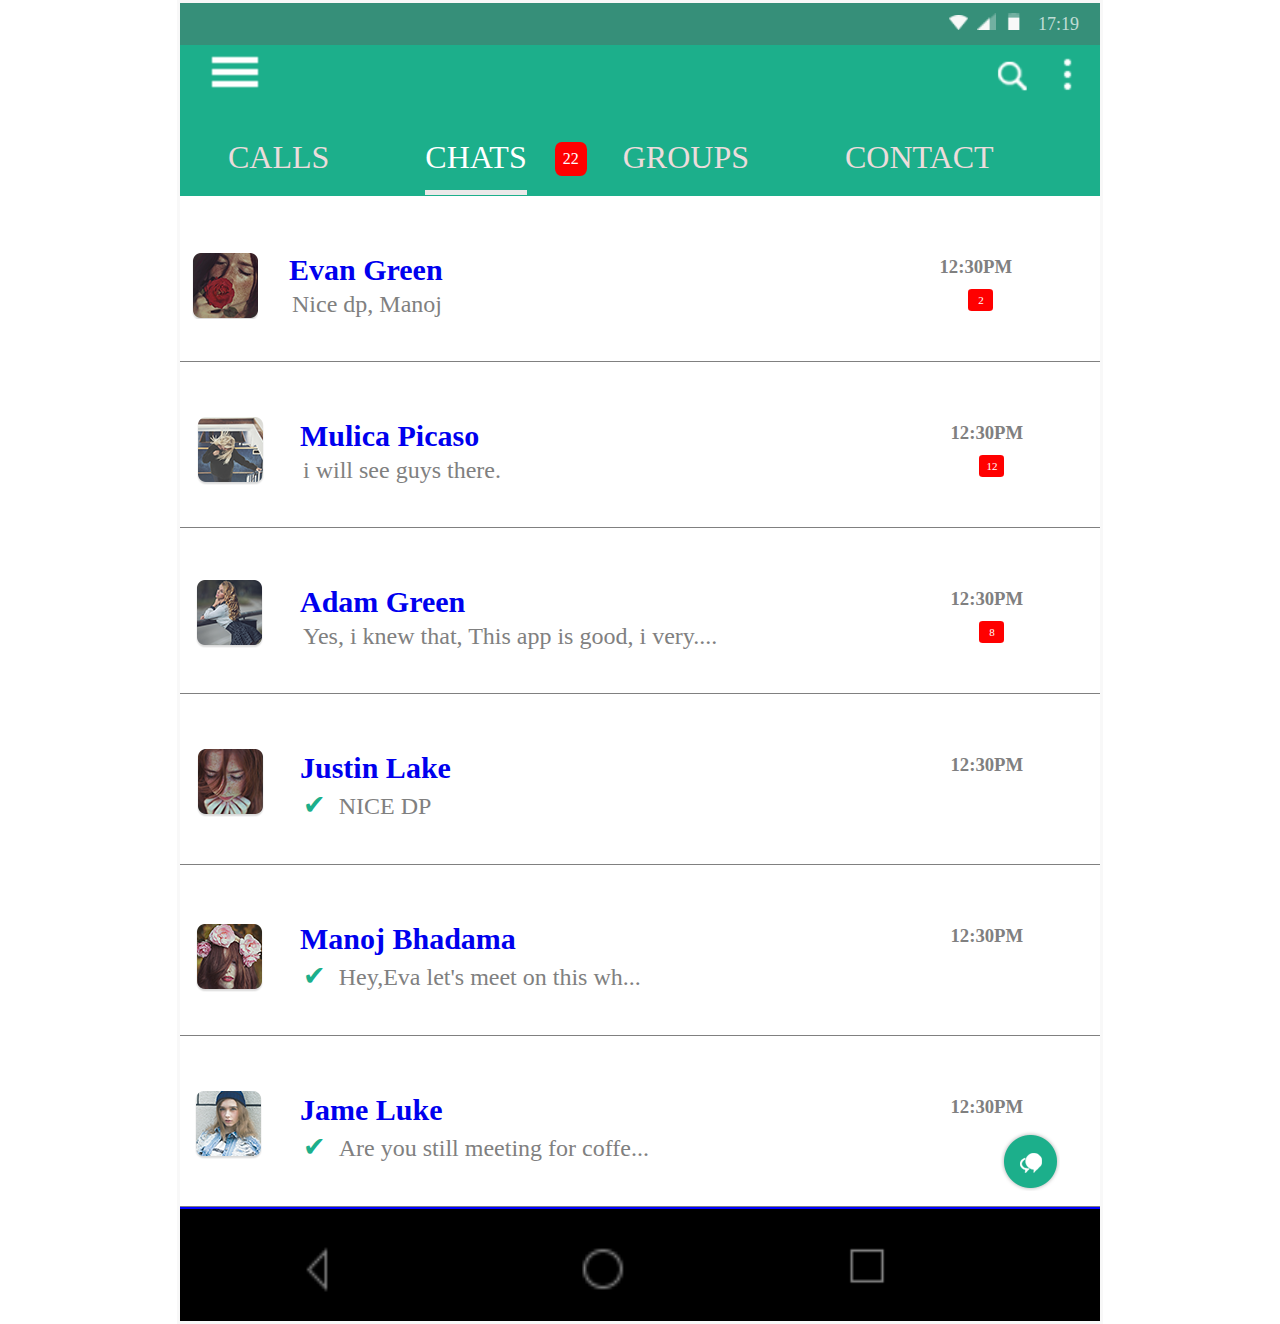
<file: index.html>
<!DOCTYPE html>
<html>
	<head>
			<title> Anayt Chats </title>
			<link rel="stylesheet" href="./css/style.css">
	</head>
	<body>
			<div class="main-container">
				 <!--header section-->
				 <header class="header">
					<div class="header-wrapper">
							<!--top network charging time wrapper-->
							<div class="top-network-wrapper">
								<div class="sign-img-wrapper">
								<img class="wifi top-nav "  src="./images/wifi.png" width="40">
								<img class="signal top-nav " src="./images/signal.png" width="">
								<img class="battery top-nav " src="./images/battery.png" width="">
								<span class="nav-clock"> 17:19</span>
							</div>
						</div>
							<!--menu and search bar wrapper-->
							<div class="menu-and-searchbar-wrapper">
								<div class="menu-wrapper">
									<a href="#" class="btn">	<img src="./images/3lines.png" width="60"></a>
								</div>
								<!--search bar with display none and block-->
								<div class="search-input-wrapper">
									<input class="input-search" type="text" placeholder="Search name">
								</div>
								<div class="searchbar-wrapper">
									
									<a href="#" class="btn search-btn">	<img id="search" src="./images/search.png" width="80"></a>
									<a href="#" class="btn threedots">	<img src="./images/3dots.png" width="17"></a>
								</div>
							</div>
							<!--main menu wrapper -->
						<div class="main-menu-wrapper">
									<div class="heading calls">
										
									<ul>
										<li><a class="grey "  href="calls.html">CALLS</a> </li>
										<li><a class="white rechtangle-bottom " href="index.html">CHATS</a><span class="notification notify">22</span> </li>
										
										<li><a class="grey" href="groups.html">GROUPS</a> </li>
										<li><a class="grey" href="new-profile.html">CONTACT</a> </li>
										
									</ul>
									
									</div>
									
									
							</div>
					</div>
				 </header>
					 <!--header section ends-->
				 <!--section  for all chat details-->
				 <div class="chat-details-section">
							<!---------------- chat 1-------------------------->
					<a href="messege.html">
						<div class="chat">
							<!--img for chat-->
							<button class="btn">
								<div class="chat-img-wrapper">
						 
								<img class="first-profile-pic" src="./images/chat-img1.png">
								
							</div>
							</button>
						
								 <!--name and msg wrapper for chat-->
							
								<div class="chat-heading-paragraph-wrapper">
										<h3 class="name-heading"> Evan Green </h3>
										<p class="personal msg"> Nice dp, Manoj  </p>
								</div>
							
								 <!--date and msgs for chat-->
								 <div class="chat-date-wrapper">
										<h3 class="chat-time"> 12:30PM</h3>
										<p class="unread-msg notify"> 2</p>
								 </div>
								
						
							
						</div>
						</a>
						
						<!---------------- chat 2-------------------------->
						<a href="messege.html">
						<div class="chat">
							<!--img for chat-->
						<button class="btn">
							<div class="chat-img-wrapper">
								<img class="first-profile-pic" src="./images/chat-img2.png">
							</div>
						</button>
								 <!--name and msg wrapper for chat-->
							<div class="chat-heading-paragraph-wrapper">
									<h3 class="name-heading"> Mulica Picaso </h3>
									<p class="personal msg">i will see guys there.  </p>
							</div>
							 <!--date and msgs for chat-->
							 <div class="chat-date-wrapper">
									<h3 class="chat-time"> 12:30PM</h3>
									<p class="unread-msg notify"> 12</p>
							 </div>
						</div>
						</a>
						<!---------------- chat 3-------------------------->
						<a href="messege.html">
						<div class="chat">
							<!--img for chat-->
							<button class="btn">
							<div class="chat-img-wrapper">
								<img class="first-profile-pic" src="./images/chat-img3.png">
							</div>
								</button>
								 <!--name and msg wrapper for chat-->
							<div class="chat-heading-paragraph-wrapper">
									<h3 class="name-heading"> Adam Green </h3>
									<p class="personal msg">Yes, i knew that, This app is good, i very....  </p>
							</div>
							 <!--date and msgs for chat-->
							 <div class="chat-date-wrapper">
									<h3 class="chat-time"> 12:30PM</h3>
									<p class="unread-msg notify"> 8</p>
							 </div>
						</div>
						</a>
							<!---------------- chat 4-------------------------->
						<a href="messege.html">
						<div class="chat">
							<!--img for chat-->
							<button class="btn">
							<div class="chat-img-wrapper">
								<img class="first-profile-pic" src="./images/chat-img4.png">
							</div>
								</button>
								 <!--name and msg wrapper for chat-->
							<div class="chat-heading-paragraph-wrapper">
									<h3 class="name-heading"> Justin Lake</h3>
									<p class="personal msg"> <span class="tick">&#10004 </span> NICE DP </p>
							</div>
							 <!--date and msgs for chat-->
							 <div class="chat-date-wrapper">
									<h3 class="chat-time"> 12:30PM</h3>
									
							 </div>
						</div>
						</a>
						
						<!---------------- chat 5-------------------------->
						<a href="messege.html">
						<div class="chat">
							<!--img for chat-->
							<button class="btn">
							<div class="chat-img-wrapper">
								<img class="first-profile-pic" src="./images/chat-img5.png">
							</div>
								</button>
								 <!--name and msg wrapper for chat-->
							<div class="chat-heading-paragraph-wrapper">
									<h3 class="name-heading"> Manoj Bhadama </h3>
									<p class="personal msg">  <span class="tick">&#10004 </span> Hey,Eva let's meet on this wh...  </p>
							</div>
							 <!--date and msgs for chat-->
							 <div class="chat-date-wrapper">
									<h3 class="chat-time"> 12:30PM</h3>
									
							 </div>
						</div>
						</a>
						<!---------------- chat 6-------------------------->
						<a href="messege.html">
						<div class="chat">
							<!--img for chat-->
							<button class="btn">
							<div class="chat-img-wrapper">
								<img class="first-profile-pic" src="./images/chat-img6.png">
							</div>
							</button>
								 <!--name and msg wrapper for chat-->
							<div class="chat-heading-paragraph-wrapper">
									<h3 class="name-heading">Jame Luke </h3>
									<p class="personal msg">  <span class="tick">&#10004 </span> Are you still meeting for coffe... </p>
							</div>
							 <!--date and msgs for chat-->
							 <div class="chat-date-wrapper">
									<h3 class="chat-time"> 12:30PM</h3>
									
							 </div>
						</div>
						</a>
					</div>
					<div class="click-for-new-msg">
				<button class="btn message-sign">
					<img class="" src="./images/messesg-sign.png" width="">
					</button>
						</div>
				<!--footer section-->
				 <footer class="footer">
					<div class="navigation-sign-wrapper">
							<div class="navigation">
							<a href="#" class="btn">
								<img class="right-left-navi" src="./images/rectengle-back-btn2.png" width="80">
							</a>
							</div>
							<div class="navigation">
							<a href="#" class="btn">
								<img class="round" src="./images/round-btn.png" width="110">
								</a>
							</div>
							<div class="navigation">
							<a href="#" class="btn">
								<img class="right-left-navi" src="./images/rectengle-home-btn.png" width="90">
								</a>
							</div>
								
								
								
						</div>
				 </footer>
			</div>
			<script src="./js/js.js"></script>
	</body>
</html>
</file>
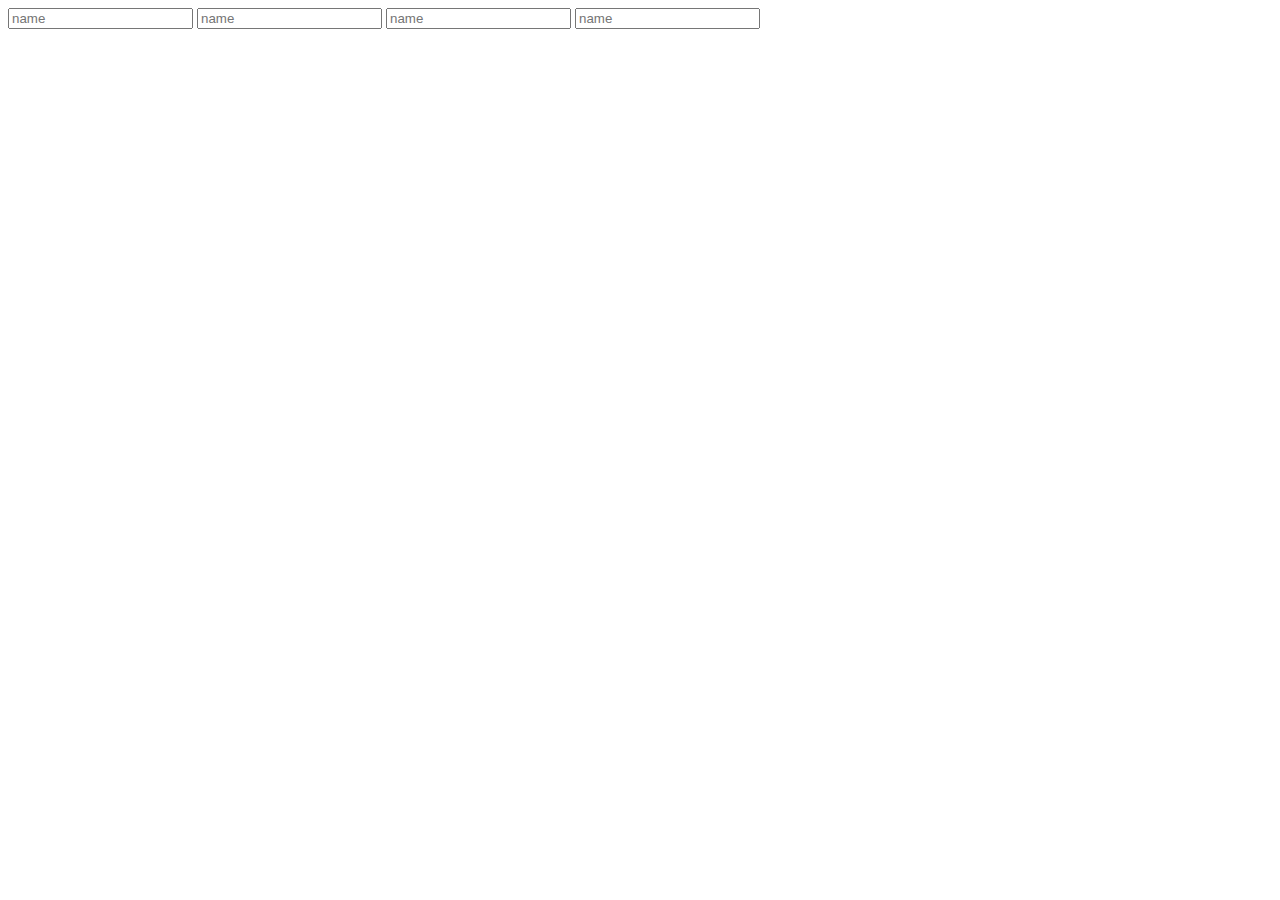
<file: demo.html>
<html>
	<head>
		<title>  form</title>
	</head>
	<body>
		<section>
			<form>
				<input type="text" placeholder="name">
				<input type="text" placeholder="name">
				<input type="text" placeholder="name">
				<input type="text" placeholder="name">
			</form>
		</section>
	</body>
</html>
</file>
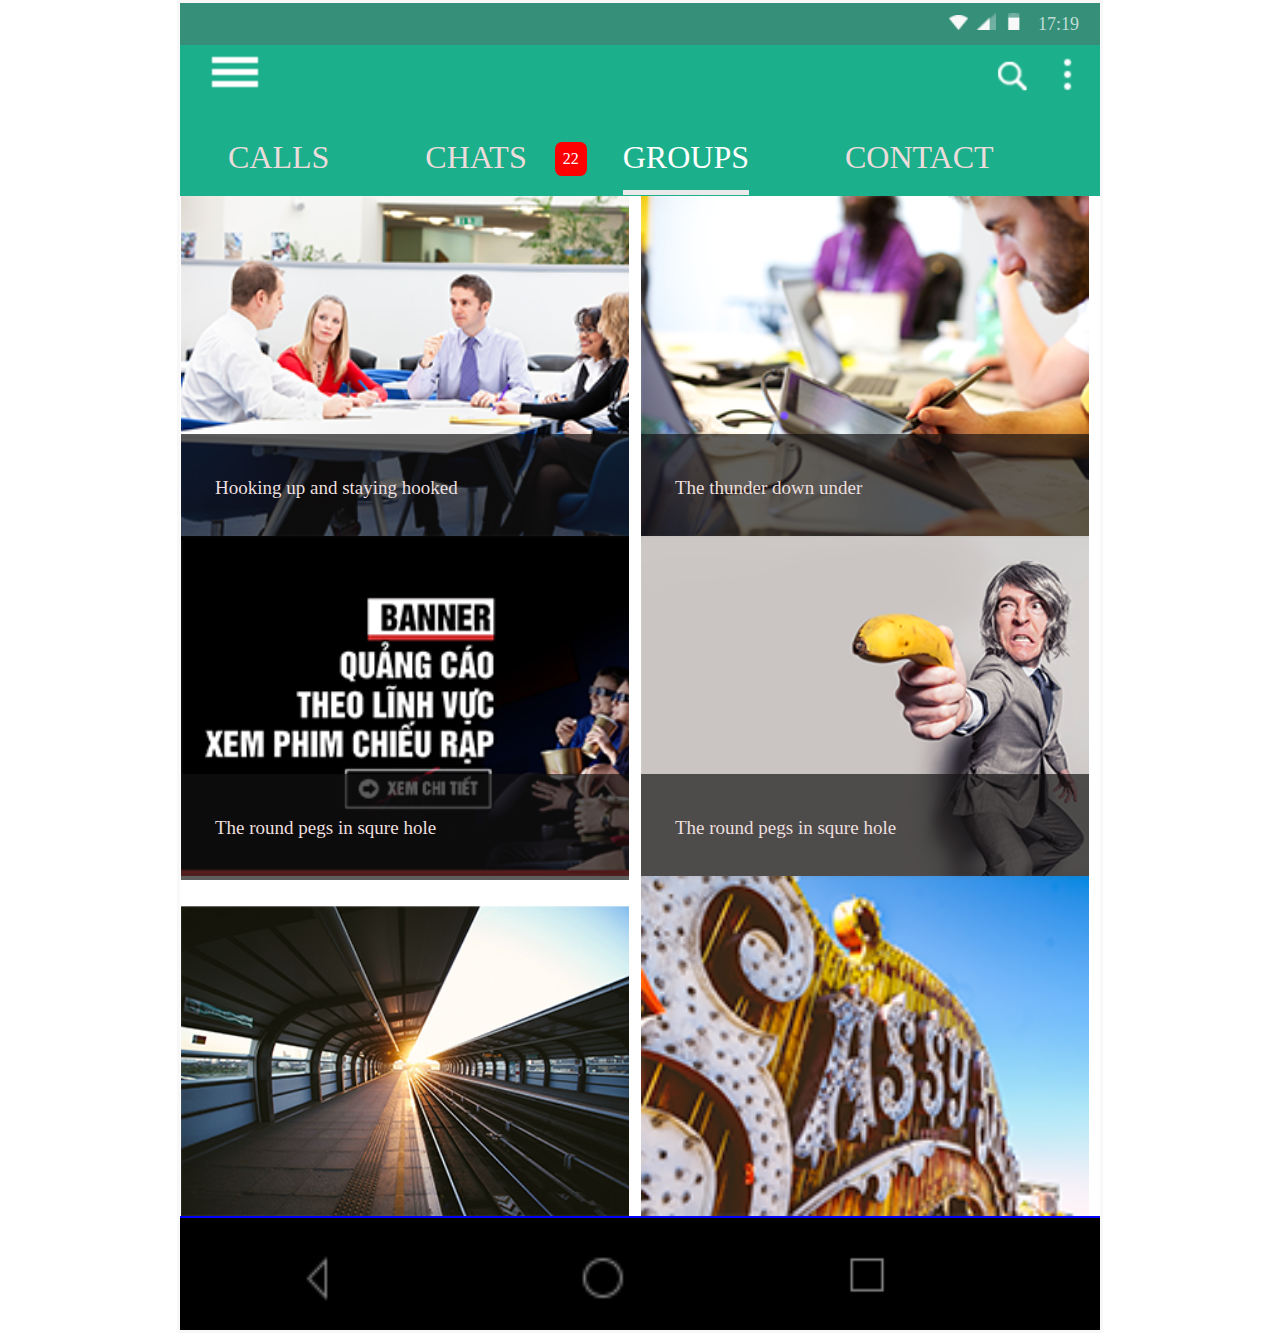
<file: groups.html>
<!DOCTYPE html>
<html>
	<head>
			<title> Groups </title>
			<link rel="stylesheet" href="./css/style.css">
	</head>
	<body>
			<div class="main-container">
				<!--header section-->
				 <header class="header">
					<div class="header-wrapper">
							<!--top network charging time wrapper-->
							<div class="top-network-wrapper">
								<div class="sign-img-wrapper">
								<img class="wifi top-nav "  src="./images/wifi.png" width="40">
								<img class="signal top-nav " src="./images/signal.png" width="">
								<img class="battery top-nav " src="./images/battery.png" width="">
								<span class="nav-clock"> 17:19</span>
								</div>
							</div>
						<!--menu and search bar wrapper-->
							<div class="menu-and-searchbar-wrapper">
								<div class="menu-wrapper">
									<a href="#" class="btn">	<img src="./images/3lines.png" width="60"></a>
								</div>
								<!--search bar with display none and block-->
								<div class="search-input-wrapper">
									<input class="input-search" type="text" placeholder="Search name">
								</div>
								<div class="searchbar-wrapper">
									
									<a href="#" class="btn search-btn">	<img id="search" src="./images/search.png" width="80"></a>
									<a href="#" class="btn threedots">	<img src="./images/3dots.png" width="17"></a>
								</div>
							</div>
							<!--main menu wrapper -->
						<div class="main-menu-wrapper">
									<div class="heading calls">
										
									<ul>
										<li><a class=" grey  "  href="calls.html">CALLS</a> </li>
										<li><a class=" grey " href="index.html">CHATS</a><span class="notification notify">22</span> </li>
										
										<li><a class="white rechtangle-bottom" href="groups.html">GROUPS</a> </li>
										<li><a class="grey" href="new-profile.html">CONTACT</a> </li>
										
									</ul>
									
									</div>
									
									
							</div>
					</div>
				 </header>
					 <!--header section ends-->
				 <!--section  for all group details-->
				 <div class="group-details-section">
							
					<div class="group-wrapper">
							<!--group 1-->
						<div class="groups" style="background-image: url('./images/group-pic1.png');">
							
							<div class="group-text-wrapper">
								<p class="group-text"> Hooking up and staying hooked </p>
							</div>
						</div>
						<!--group 2-->
						<div class="groups" style="background-image: url('./images/group-pic2.png');">
							
							<div class="group-text-wrapper">
								<p class="group-text">The thunder down under </p>
							</div>
						</div>
					</div>
								
					<div class="group-wrapper">
							<!--group 3-->
						<div class="groups" style="background-image: url('./images/group-pic3.png');">
								
							<div class="group-text-wrapper">
								<p class="group-text">The round pegs in squre hole </p>
							</div>
						</div>
						<!--group 4-->
						<div class="groups" style="background-image: url('./images/group-pic4.png');">
								
							<div class="group-text-wrapper">
								<p class="group-text"> The round pegs in squre hole </p>
							</div>
						</div>
					</div>
					
									
					<div class="group-wrapper">
							<!--group 5-->
						<div class="groups" style="background-image: url('./images/group-pic5.png');">
							
							
						</div>
						<!--group 6-->
						<div class="groups" style="background-image: url('./images/group-pic6.png');">
							
							
						</div>
					</div>
						
				</div>
					<!--footer section-->
				 <footer class="footer">
					<div class="navigation-sign-wrapper">
							<div class="navigation">
							<button class="btn">
								<img class="right-left-navi" src="./images/rectengle-back-btn2.png" width="80">
							</button>
							</div>
							<div class="navigation">
							<button class="btn">
								<img class="round" src="./images/round-btn.png" width="110">
								</button>
							</div>
							<div class="navigation">
							<button class="btn">
								<img class="right-left-navi" src="./images/rectengle-home-btn.png" width="90">
								</button>
							</div>
								
								
								
						</div>
				 </footer>
			</div>
			<script src="./js/js.js"></script>
	</body>
</html>
</file>
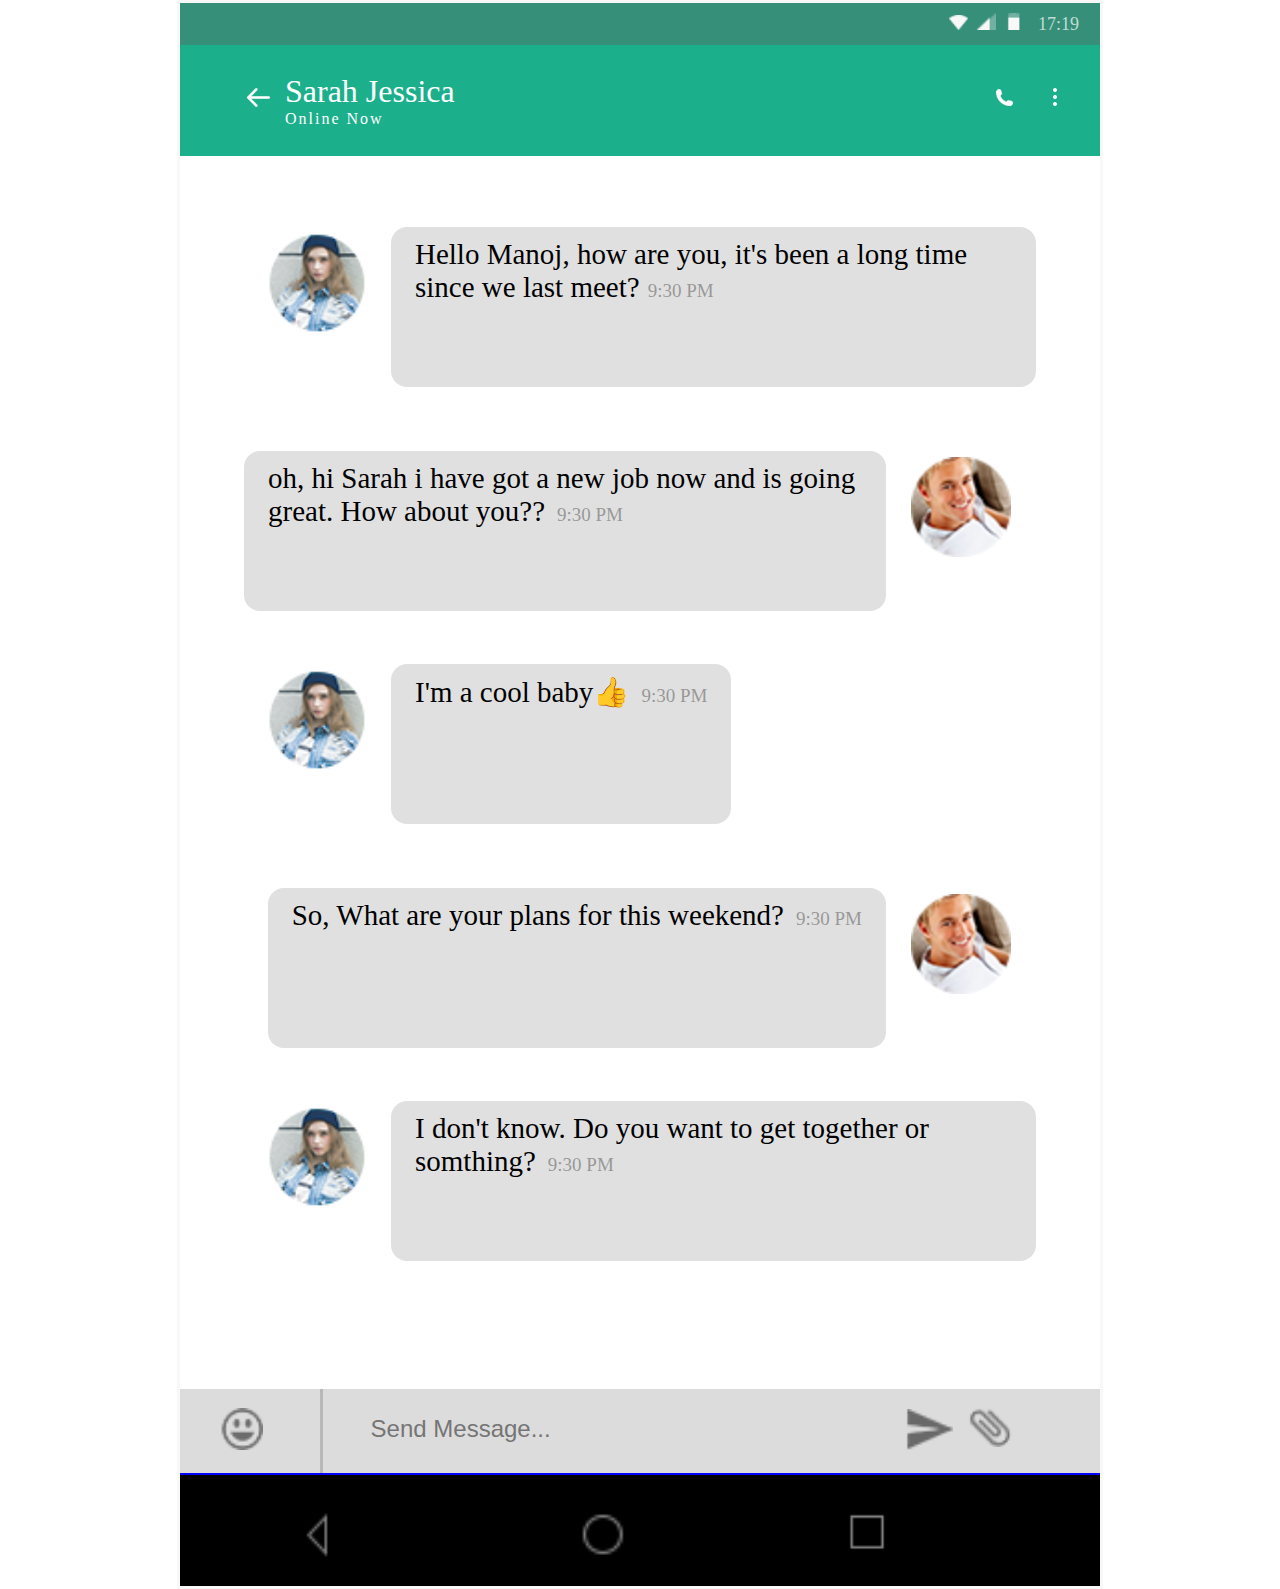
<file: messege.html>
<!DOCTYPE html>
<html>
	<head>
			<title> Message </title>
			<link rel="stylesheet" href="./css/style.css">
	</head>
	<body>
			<div class="main-container">
				 <!--header section-->
				 <header class="header">
							<!--top network charging time wrapper-->
							<div class="top-network-wrapper">
								<div class="sign-img-wrapper">
								<img class="wifi top-nav "  src="./images/wifi.png" width="40">
								<img class="signal top-nav " src="./images/signal.png" width="">
								<img class="battery top-nav " src="./images/battery.png" width="">
								<span class="nav-clock"> 17:19</span>
								</div>
							</div>
						<div class="name-online-div">	
							
							<div class="back-arraow-call-sign-wrapper">
							<a href="index.html" class="btn">
								<img src="./images/msg-back-logo.png" width="" alt="logo">
							</a>
							</div>
								
							<div class="name-online-wrapper">
								<h1 class="name text-white font-weight"> Sarah Jessica</h1>
								<p class="online text-white font-weight"> Online Now </p>
							</div>
								
							<div class="back-arraow-call-sign-wrapper call-btn-wrap">
							<a href="#" class="btn call">
								<img class="" src="./images/msg-call-logo.png" width="">
								</a>
							<a href="#" class="btn three-dots">
								<img class="" src="./images/msg-three-dot.png" width="">
							</a>
							</div>
						</div>
				 </header>
				 	 <!--header section ends-->
					<!--section  for all group details-->
				 <div class="Message-details-section">
						<!--1-->
						<div class="first-person-msg-wrapper">
							<div class="dp-img-wrapper">
							<a href="new-profile.html" class="btn">
								<img class="dp" src="./images/msg-img1.png" width="100">
							</a>
							</div>
							<div class="msg-text-wrapper">
								<p class="msg">Hello Manoj, how are you, it's been a long time since we last meet?</p><span class="chat-time">9:30 PM</span>
							</div>
						</div>
						<!--2-->
						<div class="second-person-msg-wrapper">
						
							<div class="dp-img-wrapper">
							<a href="new-profile.html" class="btn">
								<img class="dp dp-boy" src="./images/msg-img2.png" width="100">
							</a>
							</div>
								
							<div class="msg-text-wrapper">
								<p class="msg">oh, hi Sarah i have got a new job now and is going great. How about you??</p>
								<span class="chat-time">9:30 PM</span>
							</div>
						</div>
						<!--3-->
						<div class="first-person-msg-wrapper">
							<a href="new-profile.html" class="btn">
								<img class="dp" src="./images/msg-img1.png" width="100">
							</a>
							<div class="msg-text-wrapper">
								<p class="msg">I'm a cool baby​<span class="emoji">&#128077;</p>
						<span class="chat-time">9:30 PM</span>
							</div>
						</div>
						<!--4-->
						<div class="second-person-msg-wrapper">
							<a href="new-profile.html" class="btn">
								<img class="dp dp-boy" src="./images/msg-img2.png" width="100">
							</a>
								
							<div class="msg-text-wrapper">
								<p class="msg">So, What are your plans for this weekend?</p>
								<span class="chat-time">9:30 PM</span>
							</div>
						</div>
						<!--5-->
						<div class="first-person-msg-wrapper">
							<a href="new-profile.html" class="btn">
								<img class="dp" src="./images/msg-img1.png" width="100">
							</a>
							<div class="msg-text-wrapper">
								<p class="msg">I don't know. Do you want to get together or somthing?</p>
								<span class="chat-time">9:30 PM</span>
							</div>
						</div>
						
				</div>
					
					<!--input msg section-->
					<div class="input-section">
						<div class="input-details-wrapper">
							<div class="emoji-wrapper">
							<a href="#" class="btn emojis">
								<img class="" src="./images/msg-emoji.png" width="50">
							</a>
							</div>
							<div class="input-wrapper">
								<input class="input" type="text" placeholder="Send Message...">
							<a href="#" class="btn attech">
								<img class="" src="./images/msg-attech.png" width="50">
							</a>
							
							<a href="#" class="btn send">
								<img class="" src="./images/msg-send-msg.png" width="50">
								</a>
							</div>
						</div>
					</div>
					<!--footer section-->
				 <footer class="footer">
					<div class="navigation-sign-wrapper">
							<div class="navigation">
							<a href="#" class="btn">
								<img class="right-left-navi" src="./images/rectengle-back-btn2.png" width="80">
							</a>
							</div>
							<div class="navigation">
							<a href="#" class="btn">
								<img class="round" src="./images/round-btn.png" width="110">
								</a>
							</div>
							<div class="navigation">
							<a href="#" class="btn">
								<img class="right-left-navi" src="./images/rectengle-home-btn.png" width="90">
								</a>
							</div>
								
								
								
						</div>
				 </footer>
			</div>
	</body>
</html>
</file>
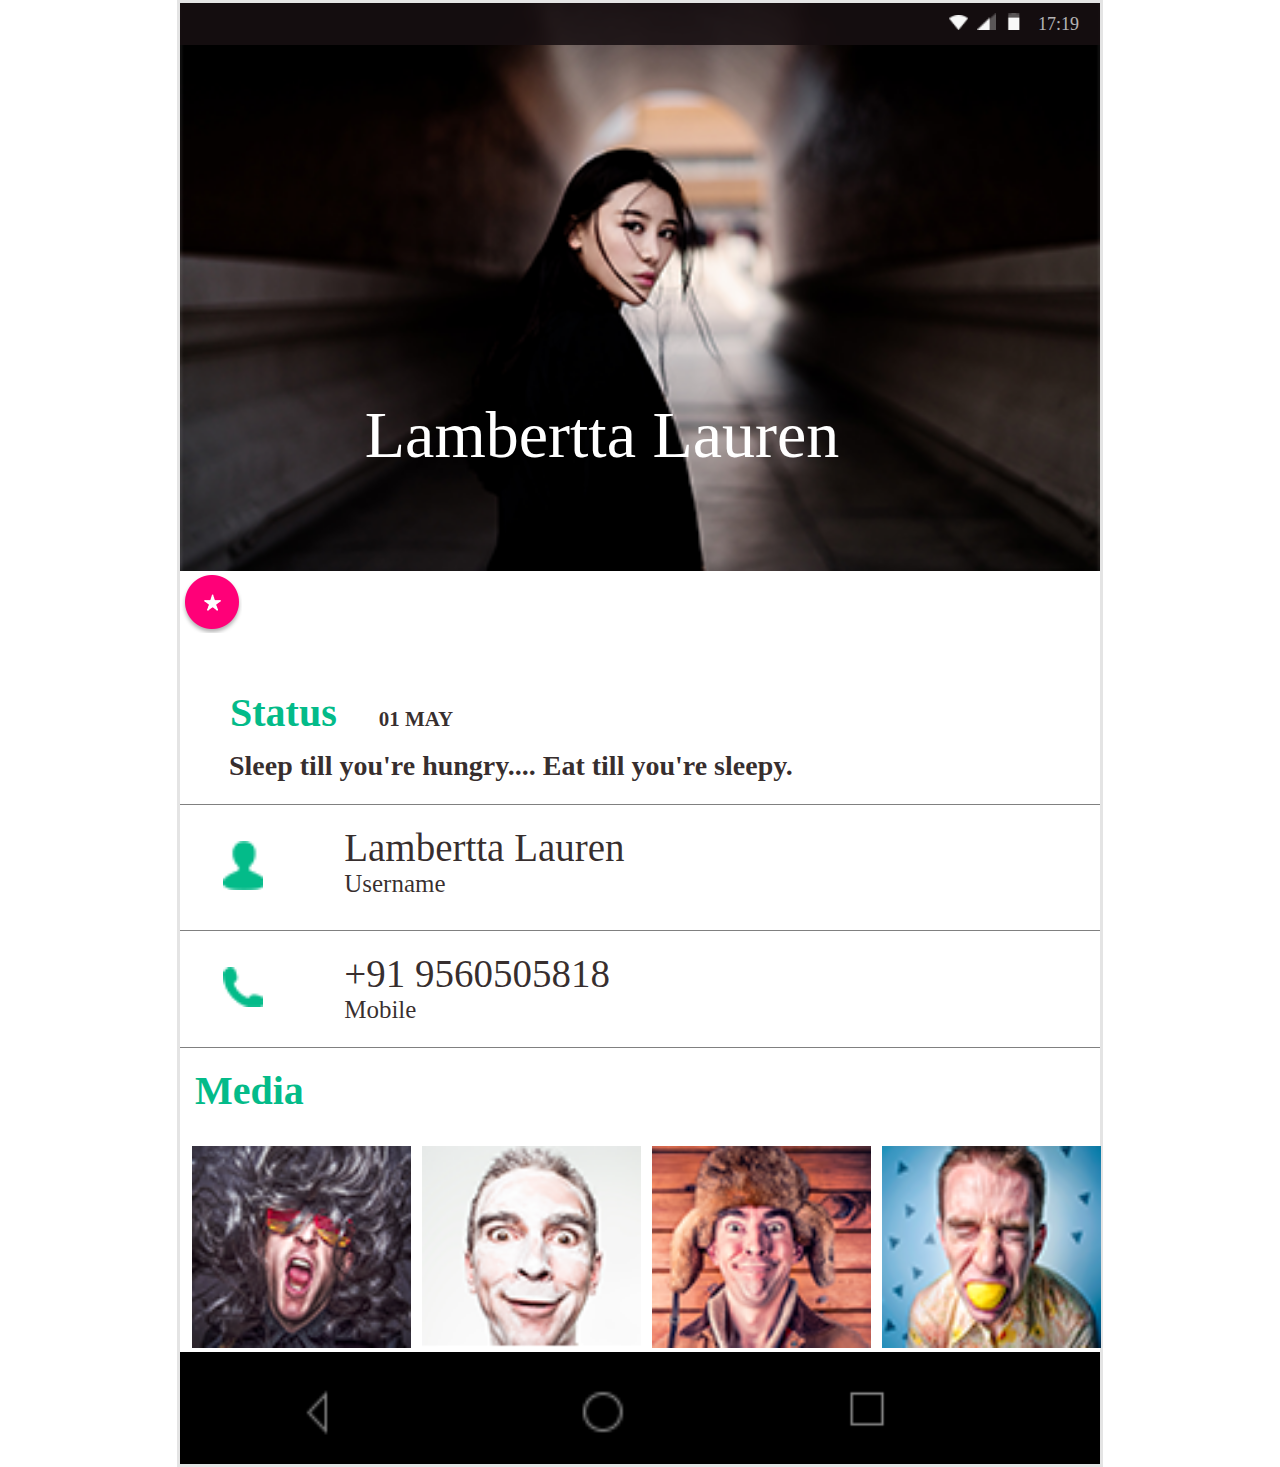
<file: new-profile.html>
<!DOCTYPE html>
<html>
	<head>
			<title> Lambertta Lauren</title>
			<link rel="stylesheet" href="./css/style.css">
	</head>
	<body>
			<div class="new-profile-main-container">
				 <!--header section-->
				 <header class="header">
				 	<div class="full-dp-wrapper">
							<!--top network charging time wrapper-->
							<div class="top-network-wrapper">
								<div class="sign-img-wrapper">
								<img class="wifi top-nav "  src="./images/wifi.png" width="40">
								<img class="signal top-nav " src="./images/signal.png" width="">
								<img class="battery top-nav " src="./images/battery.png" width="">
								<span class="nav-clock"> 17:19</span>
								</div>
							</div>
							
						<div class="name-wrapper">
							<h2 class="name"> Lambertta Lauren</h2>
						</div>
				
					</div>
				 </header>
					 <!--header section ends-->
				 <!--section  for all group details-->
				 <div class="new-profile-details-section">
				 
						<div class="add-fav-btn-wrap"> 
						<a href="#"class="btn add-fav">
							<img class="star-btn" src="./images/new-profile-star.png" width=""> 
						</a>
						</div>
					<a href="#">
					<div class="status-wrapper">
							<p class="status"> Status  </p><span class="date">01 MAY</span>
							
							<p class="status-text"> Sleep till you're hungry.... Eat till you're sleepy.</p>
							
					</div>
					</a>
					<a href="#">
					<div class="username-wrapper">
					
						<div class="user-logo">
								<img src="./images/new-profile-contact-logo.png" width="40">
						 </div>
						 <div class="name-username-wrapper">
								<p class="name"> Lambertta Lauren</p>
								<p class="username"> Username</p>
						 </div>
						
					</div>
					 </a>
					 
					 <a href="#">
					<div class="username-wrapper">
						 <div class="user-logo">
								<img src="./images/new-profile-call.png" width="40">
						 </div>
						 <div class="name-username-wrapper">
								<p class="name"> +91 9560505818</p>
								<p class="username"> Mobile</p>
						 </div>
					</div>
					</a>
					<div class="media-wrapper ">
							<p class="media"> Media</p>
						 <div class="media-picture">
							<a href="#">
							<div class="media-img-wrap">
								<img class="m-img" src="./images/new-profile-img1.png" width="">
							</div>
							</a>
							<a href="#">
							<div class="media-img-wrap">
								<img class="m-img" src="./images/new-profile-img2.png" width="">
							</div>
							</a>
							<a href="#">
							<div class="media-img-wrap">
								<img class="m-img" src="./images/new-profile-img3.png" width="">
							</div>
							</a>
							<a href="#">
							<div class="media-img-wrap">
								<img class="m-img" src="./images/new-profile-img4.png" width="">
							</div>
							</a>
								
						 </div>
					</div>
					
						
				</div>
					<!--footer section-->
				 <footer class="footer">
					<div class="navigation-sign-wrapper">
							<div class="navigation">
							<button class="btn">
								<img class="right-left-navi" src="./images/rectengle-back-btn2.png" width="80">
							</button>
							</div>
							<div class="navigation">
							<button class="btn">
								<img class="round" src="./images/round-btn.png" width="110">
								</button>
							</div>
							<div class="navigation">
							<button class="btn">
								<img class="right-left-navi" src="./images/rectengle-home-btn.png" width="90">
								</button>
							</div>
								
								
								
						</div>
				 </footer>
			</div>
	</body>
</html>
</file>
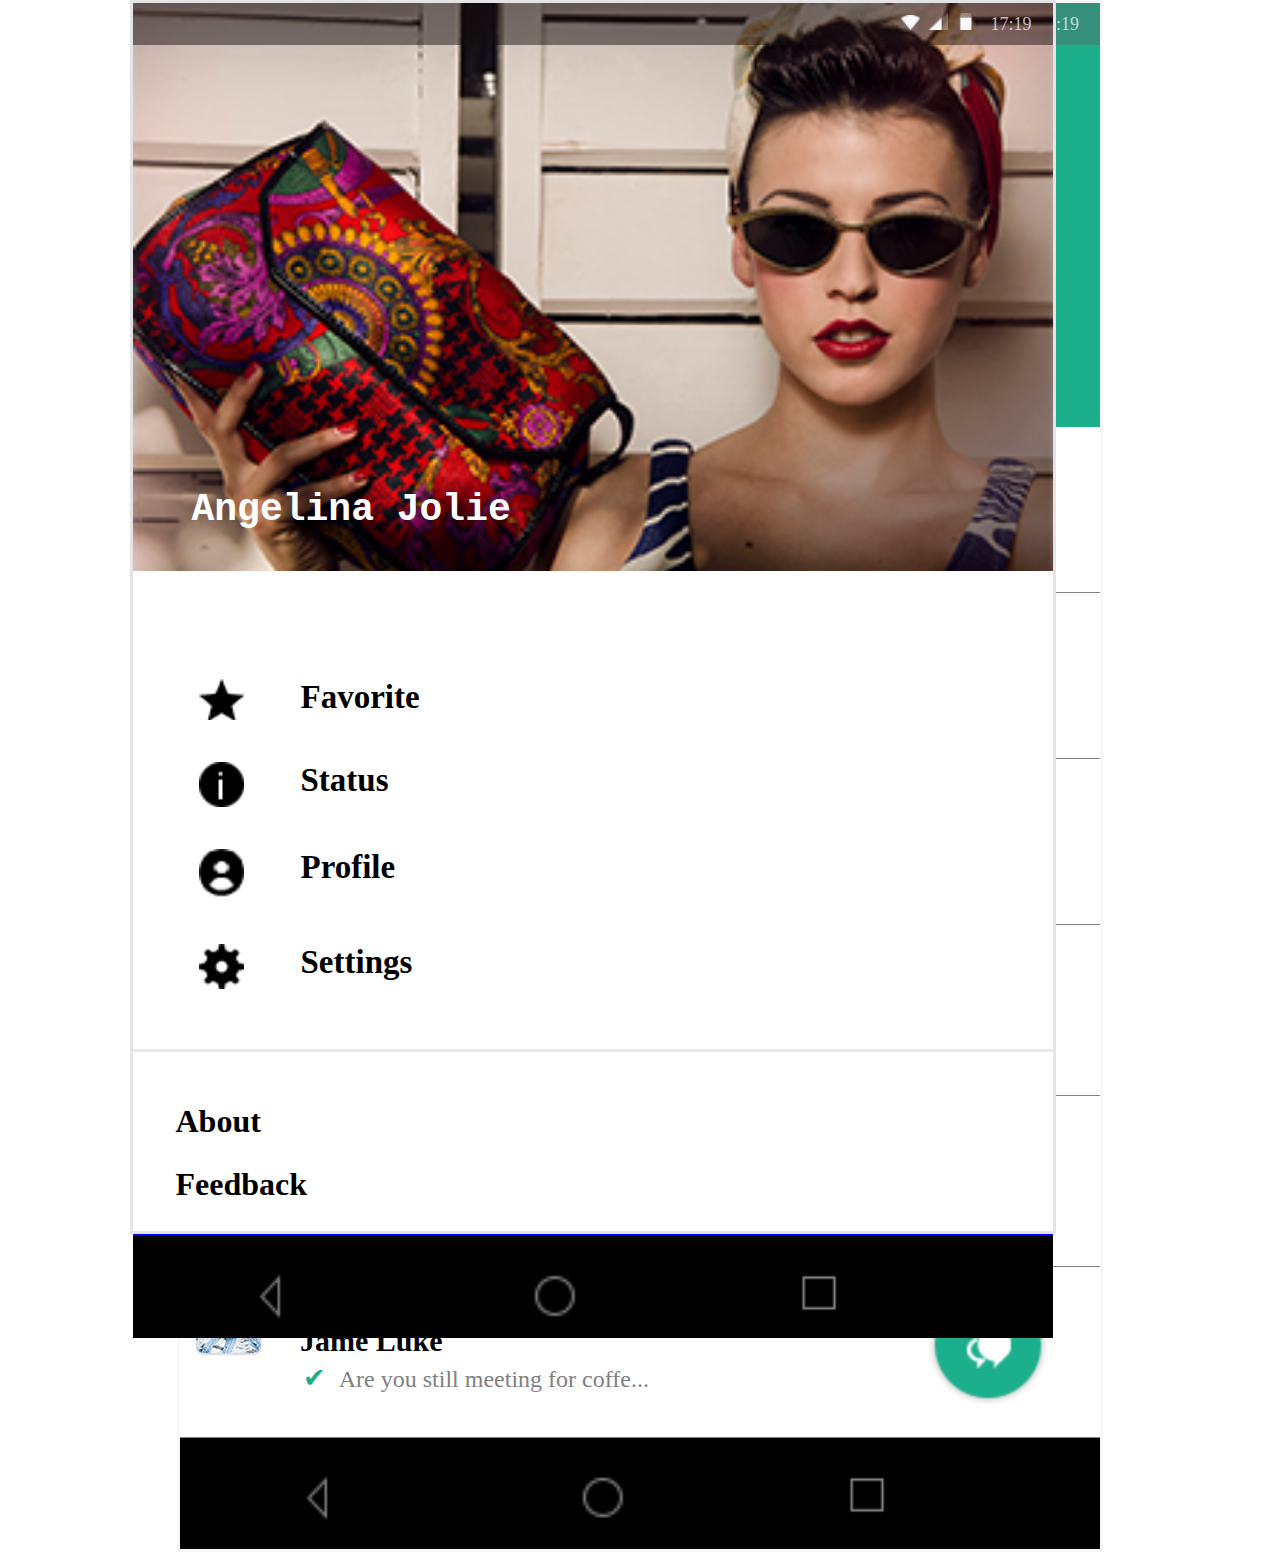
<file: popup-menu.html>
<!DOCTYPE html>
<html>
	<head>
			<title> Popup menu  </title>
			<link rel="stylesheet" href="./css/style.css">
	</head>
	<body>
			<div class="main-container">
				<div class="popup-section">
					
					<!--header section-->
					 <header class="header">
						<div class="header-wrapper">
								<!--top network charging time wrapper-->
							<div class="top-network-wrapper">
								<div class="sign-img-wrapper">
								<img class="wifi top-nav "  src="./images/wifi.png" width="40">
								<img class="signal top-nav " src="./images/signal.png" width="">
								<img class="battery top-nav " src="./images/battery.png" width="">
								<span class="nav-clock"> 17:19</span>
								</div>
							</div>
								<!--three lines search and three dots wrapper-->
								<div class="menu-and-searchbar-wrapper">
									<div class="three-lines-wrap menu-wrapper">
											<img src="./images/3lines.png" width="80">
									</div>
									<div class="three-dots-search-wrap searchbar-wrapper">
											<img id="search" src="./images/search.png" width="80">
											<img src="./images/3dots.png" width="17">
								</div>
							</div>
							<!--heading name wrapper -->
							<div class="heading-name-wrapper">
									<div class="heading calls">
										<a href="#">CALLS</a>
									</div>
									<div class="heading chats">
										<a href="#">CHATS</a>
										<p id="twotwo">22</p>
										<img class="rectengle" src="./images/rectengle-white.png" width="230">
									</div>
									<div class="heading groups">
										<a href="#">GROUPS</a>
									</div>
									<div class="heading contact">
										<a href="#">CONTACT</a>
									</div>
							</div>
						</div>
				 </header>
					 <!--header section ends-->
				 <!--section  for all chat details-->
				 <div class="chat-details-section">
							<!---------------- chat 1-------------------------->
						<div class="chat">
							<!--img for chat-->
							<div class="chat-img-wrapper">
								<img class="first-profile-pic" src="./images/chat-img1.png">
							</div>
								 <!--name and msg wrapper for chat-->
							<div class="chat-heading-paragraph-wrapper">
									<h3 class="name-heading"> Evan Green </h3>
									<p class="personal msg"> Nice dp, Manoj  </p>
							</div>
							 <!--date and msgs for chat-->
							 <div class="chat-date-wrapper">
									<h3 class="chat-time"> 12:30PM</h3>
									<p class="msg-quantity"> 2</p>
							 </div>
						</div>
						
						<!---------------- chat 2-------------------------->
						<div class="chat">
							<!--img for chat-->
							<div class="chat-img-wrapper">
								<img class="first-profile-pic" src="./images/chat-img2.png">
							</div>
								 <!--name and msg wrapper for chat-->
							<div class="chat-heading-paragraph-wrapper">
									<h3 class="name-heading"> Mulica Picaso </h3>
									<p class="personal msg">i will see guys there.  </p>
							</div>
							 <!--date and msgs for chat-->
							 <div class="chat-date-wrapper">
									<h3 class="chat-time"> 12:30PM</h3>
									<p class="msg-quantity"> 12</p>
							 </div>
						</div>
						<!---------------- chat 3-------------------------->
						<div class="chat">
							<!--img for chat-->
							<div class="chat-img-wrapper">
								<img class="first-profile-pic" src="./images/chat-img3.png">
							</div>
								 <!--name and msg wrapper for chat-->
							<div class="chat-heading-paragraph-wrapper">
									<h3 class="name-heading"> Adam Green </h3>
									<p class="personal msg">Yes, i knew that, This app is good, i very....  </p>
							</div>
							 <!--date and msgs for chat-->
							 <div class="chat-date-wrapper">
									<h3 class="chat-time"> 12:30PM</h3>
									<p class="msg-quantity"> 8</p>
							 </div>
						</div>
							<!---------------- chat 4-------------------------->
						<div class="chat">
							<!--img for chat-->
							<div class="chat-img-wrapper">
								<img class="first-profile-pic" src="./images/chat-img4.png">
							</div>
								 <!--name and msg wrapper for chat-->
							<div class="chat-heading-paragraph-wrapper">
									<h3 class="name-heading"> Justin Lake</h3>
									<p class="personal msg"> <span class="tick">&#10004 </span> NICE DP </p>
							</div>
							 <!--date and msgs for chat-->
							 <div class="chat-date-wrapper">
									<h3 class="chat-time"> 12:30PM</h3>
									
							 </div>
						</div>
						
						<!---------------- chat 5-------------------------->
						<div class="chat">
							<!--img for chat-->
							<div class="chat-img-wrapper">
								<img class="first-profile-pic" src="./images/chat-img5.png">
							</div>
								 <!--name and msg wrapper for chat-->
							<div class="chat-heading-paragraph-wrapper">
									<h3 class="name-heading"> Manoj Bhadama </h3>
									<p class="personal msg">  <span class="tick">&#10004 </span> Hey,Eva let's meet on this wh...  </p>
							</div>
							 <!--date and msgs for chat-->
							 <div class="chat-date-wrapper">
									<h3 class="chat-time"> 12:30PM</h3>
									
							 </div>
						</div>
						<!---------------- chat 6-------------------------->
						<div class="chat">
							<!--img for chat-->
							<div class="chat-img-wrapper">
								<img class="first-profile-pic" src="./images/chat-img6.png">
							</div>
								 <!--name and msg wrapper for chat-->
							<div class="chat-heading-paragraph-wrapper">
									<h3 class="name-heading">Jame Luke </h3>
									<p class="personal msg">  <span class="tick">&#10004 </span> Are you still meeting for coffe... </p>
							</div>
							 <!--date and msgs for chat-->
							 <div class="chat-date-wrapper">
									<h3 class="chat-time"> 12:30PM</h3>
									<img class="message-sign" src="./images/messesg-sign.png" width="120">
							 </div>
						</div>
					</div>
					<!--footer section-->
				 <footer class="footer">
					<div class="navigation-sign-wrapper">
							<div class="navigation">
							<button class="btn">
								<img class="right-left-navi" src="./images/rectengle-back-btn2.png" width="80">
							</button>
							</div>
							<div class="navigation">
							<button class="btn">
								<img class="round" src="./images/round-btn.png" width="110">
								</button>
							</div>
							<div class="navigation">
							<button class="btn">
								<img class="right-left-navi" src="./images/rectengle-home-btn.png" width="90">
								</button>
							</div>
								
								
								
						</div>
				 </footer>
			<!--whole page wrappper wraps down page-->
			</div>
					<!--pop section-->
					<div class="popup-wrapper">
							<div class="slide-menu-container">
				 <!--header section-->
				 <header class="header">
				 	<div class="slide-menu-dp-wrapper">
							<!--top network charging time wrapper-->
							<div class="top-network-wrapper">
								<div class="sign-img-wrapper">
								<img class="wifi top-nav "  src="./images/wifi.png" width="40">
								<img class="signal top-nav " src="./images/signal.png" width="">
								<img class="battery top-nav " src="./images/battery.png" width="">
								<span class="nav-clock"> 17:19</span>
								</div>
							</div>
							
						<div class="name-wrapper">
							<h2 class="name"> Angelina Jolie</h2>
						</div>
				
					</div>
				 </header>
					 <!--header section ends-->
				 <!--section  for  slide menu -->
				 <div class="slide-menu-details-section">
					<!--all logo and names wrapper-->
					
					<div class="all-logo-name-section"> 
				
						<!--1-->
						<div class="logo-name-wrapper">
							<div class="slide-logo-wrap">
								<img class="slide-logos" src="./images/slide-menu-favorite.png">
							</div>
							<div class="slide-logo-name-wrap">
								<h2 class="logo-name"> Favorite</h2>
							</div>
						</div>
						
						<!--2-->
						<div class="logo-name-wrapper">
							<div class="slide-logo-wrap">
								<img class="slide-logos" src="./images/slide-menu-status.png">
							</div>
							<div class="slide-logo-name-wrap">
								<h2 class="logo-name"> Status</h2>
							</div>
						</div>
						
						<!--3-->
						<div class="logo-name-wrapper">
							<div class="slide-logo-wrap">
								<img class="slide-logos" src="./images/slide-menu-profile.png">
							</div>
							<div class="slide-logo-name-wrap">
								<h2 class="logo-name"> Profile</h2>
							</div>
						</div>
						
						<!--4-->
						<div class="logo-name-wrapper">
							<div class="slide-logo-wrap">
								<img class="slide-logos" src="./images/slide-menu-settings.png">
							</div>
							<div class="slide-logo-name-wrap">
								<h2 class="logo-name"> Settings</h2>
							</div>
						</div>
					</div>	
					<!--about and feedback wrapper-->
						<div class="slide-about-feedback-wrap">
							<h2 class="about-feedback">	About</h2>
							<h2 class="about-feedback">	Feedback</h2>
						</div>
				</div>
					</div>
					<!--popup ends-->
					<!--footer section-->
				 <footer class="footer">
					<div class="navigation-sign-wrapper">
							<div class="navigation">
								<img class="right-left-navi" src="./images/rectengle-back-btn2.png" width="80">
							</div>
							<div class="navigation">
								<img class="round" src="./images/round-btn.png" width="110">
							</div>
							<div class="navigation">
								<img class="right-left-navi" src="./images/rectengle-home-btn.png" width="90">
							</div>
								
								
								
						</div>
				 </footer>
			
		</div>
	</body>
</html>
</file>
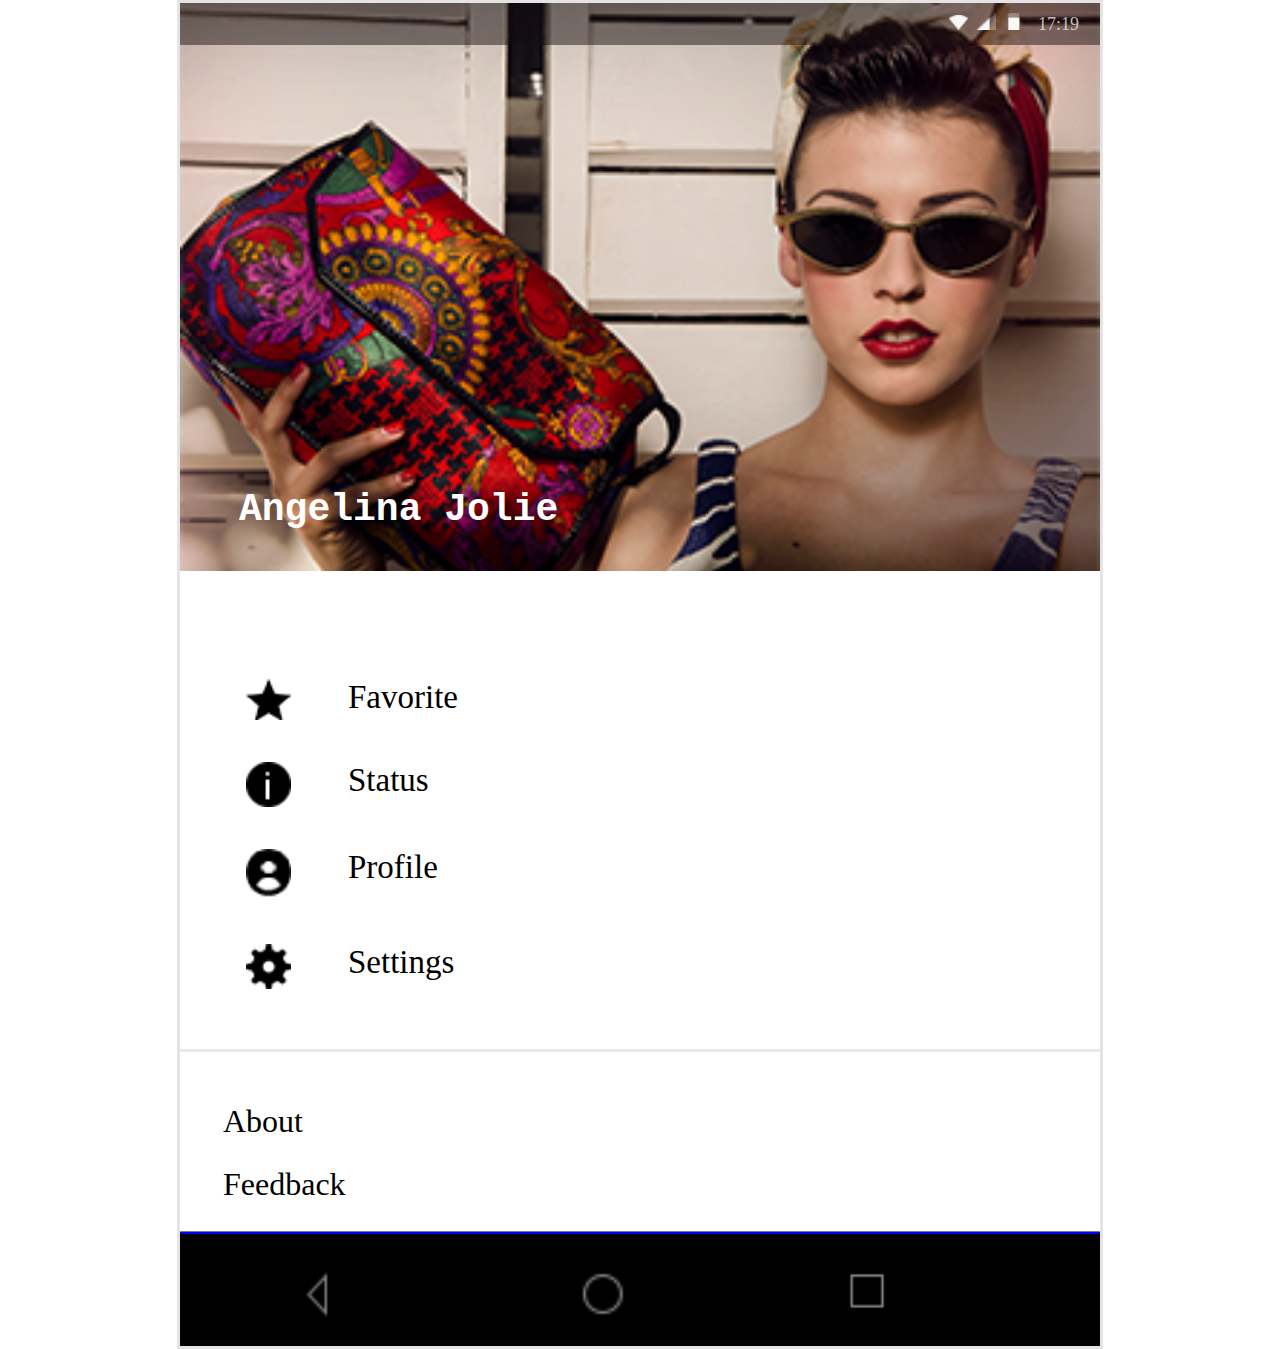
<file: slide-menu.html>
<!DOCTYPE html>
<html>
	<head>
			<title> Slide Menu </title>
			<link rel="stylesheet" href="./css/style.css">
	</head>
	<body>
			<div class="slide-menu-container">
				 <!--header section-->
				 <header class="header">
				 	<div class="slide-menu-dp-wrapper">
							<!--top network charging time wrapper-->
							<div class="top-network-wrapper">
								<div class="sign-img-wrapper">
								<img class="wifi top-nav "  src="./images/wifi.png" width="40">
								<img class="signal top-nav " src="./images/signal.png" width="">
								<img class="battery top-nav " src="./images/battery.png" width="">
								<span class="nav-clock"> 17:19</span>
								</div>
							</div>
							
						<div class="name-wrapper">
							<h2 class="name"> Angelina Jolie</h2>
						</div>
				
					</div>
				 </header>
					 <!--header section ends-->
				 <!--section  for  slide menu -->
				 <div class="slide-menu-details-section">
					<!--all logo and names wrapper-->
					
					<div class="all-logo-name-section"> 
				
						<!--1-->
						<div class="logo-name-wrapper">
							<div class="slide-logo-wrap">
								<img class="slide-logos" src="./images/slide-menu-favorite.png">
							</div>
							<div class="slide-logo-name-wrap">
								<a href="#" class="logo-name"> Favorite</a>
							</div>
						</div>
						
						<!--2-->
						<div class="logo-name-wrapper">
							<div class="slide-logo-wrap">
								<img class="slide-logos" src="./images/slide-menu-status.png">
							</div>
							<div class="slide-logo-name-wrap">
								<a href="#" class="logo-name"> Status</a>
							</div>
						</div>
						
						<!--3-->
						<div class="logo-name-wrapper">
							<div class="slide-logo-wrap">
								<img class="slide-logos" src="./images/slide-menu-profile.png">
							</div>
							<div class="slide-logo-name-wrap">
								<a href="#" class="logo-name"> Profile</a>
							</div>
						</div>
						
						<!--4-->
						<div class="logo-name-wrapper">
							<div class="slide-logo-wrap">
								<img class="slide-logos" src="./images/slide-menu-settings.png">
							</div>
							<div class="slide-logo-name-wrap">
								<a href="#" class="logo-name"> Settings</a>
							</div>
						</div>
					</div>	
					<!--about and feedback wrapper-->
						<div class="slide-about-feedback-wrap">
							<a href="#" class="about-feedback">	About</a>
							<a href="#" class="about-feedback">	Feedback</a>
						</div>
				</div>
						<!--footer section-->
				 <footer class="footer">
					<div class="navigation-sign-wrapper">
							<div class="navigation">
							<button class="btn">
								<img class="right-left-navi" src="./images/rectengle-back-btn2.png" width="80">
							</button>
							</div>
							<div class="navigation">
							<button class="btn">
								<img class="round" src="./images/round-btn.png" width="110">
								</button>
							</div>
							<div class="navigation">
							<button class="btn">
								<img class="right-left-navi" src="./images/rectengle-home-btn.png" width="90">
								</button>
							</div>
								
								
								
						</div>
				 </footer>
			</div>
	</body>
</html>
</file>
<file: css/style.css>
* {
    margin: 0;
    padding: 0;
}

.main-container {
    max-width: 920px;
    margin: 0 auto;
    border: solid #8080800f;
}

.header-wrapper {
    background-color: #1caf8b;
}

.both-div-wrapper {
    height: 94px;
    background-color: #1caf8b;
}

.top-network-wrapper {
    background-color: #368f79;
    padding: 6px;
}

.sign-img-wrapper {
    text-align-last: end;
    padding: 4px 15px;
}

.top-nav {
    width: 19px;
    margin-left: 5px;
}

.nav-clock {
    color: #ffffffb3;
    font-size: 18px;
    margin-left: 10px;
}

.header .battery {
    display: inline-block;
}

.main-container .menu-and-searchbar-wrapper {
    display: flex;
    padding: 2px 24px;
}

.main-container .header .three-lines-wrap {
    margin-left: 23px;
}

a {
    text-decoration: none;
}

.header .search-input-wrapper {
    /* padding: 15px 84px;*/
    margin-left: auto;
}

.header .input-search {
    padding: 5px 26px;
    font-size: 28px;
    margin-left: 89px;
    display: none;
    margin-top: 3px;
}


/*.flex-one {
    flex: 1;
}

.flex-two {
    flex: 3;
}

.flex-three {
    flex: 1;
}*/

.btn {
    background-color: transparent;
    border: none;
}

.main-container .header .searchbar-wrapper {
    /* padding: 16px 10px 0px;*/
}

.main-container .header #search {
    display: inline-block;
    margin-bottom: 3px;
    width: 68px;
    margin-right: 8px;
}

.header ul {
    display: flex;
    flex-wrap: wrap;
}

.main-container .header .heading ul li {
    display: inline;
    padding: 1px 3rem;
    position: relative;
}

.main-container .header .heading {
    position: relative;
}

.main-container .header .heading a {
    text-decoration: none;
    font-size: 2rem;
    margin-top: 32px;
    display: inline-block;
}

.rechtangle-bottom {
    border-bottom: solid rgb(235, 233, 233) 5px;
    padding-bottom: 14px;
}

.grey {
    color: rgb(236, 220, 220);
}

.white {
    color: white;
}

.notify {
    background-color: red;
    color: white;
}

.main-container .header .notification {
    padding: 8px;
    border: none;
    border-radius: 21%;
    position: absolute;
    top: 36px;
    right: -12px;
}


/**/


/*footer*/

footer.footer {
    background-color: black;
    border-top: solid blue 2px;
}

footer.footer .navigation-sign-wrapper {
    display: flex;
    padding: 9px 0px 0px 102px;
}

footer.footer .navigation-sign-wrapper .navigation {
    width: 33%;
}

footer.footer .right-left-navi {
    display: block;
    margin-top: 10px;
}


/* calls details wrapper css*/

.main-container .calls-details-section {
    background-color: rgb(247, 241, 241);
    display: flex;
    flex-wrap: wrap;
}

.calls-details-section .calls-info-wrapper {
    height: 250px;
    width: 19rem;
    /* margin: 1px 1px -1px 1px; */
    border: solid white 1px;
    position: relative;
    background-size: cover;
    box-sizing: border-box;
}

.main-container .calls-details-section .calls-info-wrapper .dp {
    max-width: 100%;
    /*max-height: 100%;*/
    display: block;
    height: 249px;
}

.main-container .calls-details-section .calls-info-wrapper .calls-three-dots {
    position: absolute;
    top: 7px;
    right: 16px;
    background-color: transparent;
    border: none;
}

.main-container .calls-details-section .calls-info-wrapper .name-wrapper {
    padding: 13px 23px;
}

.main-container .calls-details-section .calls-info-wrapper p.name {
    color: rgb(238, 232, 232);
    font-size: 23px;
}

.main-container .calls-details-section .calls-info-wrapper .name-date-sign-wrapper {
    width: 100%;
    background-color: #0a0b0a70;
    position: absolute;
    bottom: 0px;
}

.main-container .calls-details-section .calls-info-wrapper .name-date-sign-wrapper .down-arrow {
    position: absolute;
    /* top: 4px; */
    right: 9px;
    bottom: 14px;
}

.main-container .calls-details-section .calls-info-wrapper .date {
    color: rgb(235, 230, 230);
}


/*chat details section css*/

.main-container .chat-details-section {}

.main-container .chat-details-section .chat {
    display: flex;
    padding: 17px 0px 2px 9px;
    border-bottom: solid 1px grey;
}

.main-container .chat-details-section .chat .chat-heading-paragraph-wrapper {
    width: 59%;
    padding: 40px 31px;
}

.main-container .chat-details-section .chat .chat-heading-paragraph-wrapper .name-heading {
    font-size: 30px;
}

.main-container .chat-details-section .chat .chat-heading-paragraph-wrapper .personal.msg {
    font-size: 24px;
    margin: 4px 3px 1px;
    color: grey;
}

.main-container .chat-details-section .chat .chat-date-wrapper {
    padding: 43px 0px 5px 82px;
    position: relative;
}

.main-container .chat-details-section .chat .chat-date-wrapper .chat-time {
    text-align: end;
    color: grey;
    margin-right: 34px;
}

.main-container .chat-details-section .chat .chat-date-wrapper .unread-msg {
    text-align: center;
    margin: 11px 0px 0px 29px;
    padding: 5px 1px;
    width: 23px;
    font-size: 11px;
    border-radius: 15%;
}

.main-container .chat-details-section .chat .tick {
    color: #1caf8b;
    font-size: 27px;
    margin-right: 6px;
}

.main-container .chat-details-section .chat .message-sign {
    position: absolute;
    top: 0px;
    right: 10px;
    display: block;
}

.main-container .click-for-new-msg {
    position: relative;
}

.main-container .click-for-new-msg .message-sign {
    position: absolute;
    right: 32px;
    bottom: 13px;
    width: 77px;
}


/*group-details-section*/

.main-container .group-details-section {}

.main-container .group-details-section .group-wrapper {
    display: flex;
    flex-wrap: wrap;
}

.main-container .group-details-section .group-wrapper .groups {
    height: 340px;
    width: 28rem;
    margin-left: 1px;
    position: relative;
    margin-inline-end: auto;
    background-size: cover;
    box-sizing: border-box;
}

.main-container .group-details-section .group-wrapper .groups .group-img {
    width: 100%;
    height: 100%;
}

.main-container .group-details-section .group-wrapper .groups .group-text-wrapper {
    background-color: #131212ad;
    position: absolute;
    bottom: -4px;
    left: 0px;
    width: 100%;
    padding-bottom: 41px;
}

.main-container .group-details-section .group-wrapper .groups .group-text {
    color: #ecdfdf;
    font-size: 19px;
    padding: 43px 2px 0px 34px;
}


/*Messege section  css*/

.main-container .Message-details-section {
    padding: 18px 59px;
}

.main-container .header .name-online-div {
    display: flex;
    padding: 28px 28px;
    background-color: #1caf8b;
}

.main-container .header .back-arraow-call-sign-wrapper {
    padding: 15px 15px 2px 39px;
}

.main-container .header .call-btn-wrap {
    margin-left: auto;
}

.main-container .header .name-online-div .call {
    display: inline-block;
    padding-left: 29px;
    margin-right: 36px;
}

.main-container .header .name-online-div .online {
    letter-spacing: 2px;
}

.text-white {
    color: white;
}

.font-weight {
    font-weight: 100;
}

.main-container .Message-details-section .first-person-msg-wrapper {
    display: flex;
    margin: 9px 5px 20px 2px;
}

.dp {
    margin: 50px 25px;
}

.main-container .Message-details-section .msg {
    font-size: 29px;
    display: inline;
}

.main-container .Message-details-section .msg-text-wrapper {
    background-color: #8080803f;
    border-radius: 16px;
    margin-top: 44px;
    padding: 11px 24px;
}

.main-container .Message-details-section .second-person-msg-wrapper {
    display: flex;
    margin: 9px 5px;
    flex-direction: row-reverse;
}

.main-container .Message-details-section .dp-img-wrapper {
    width: 20%;
}

.main-container .Message-details-section .chat-time {
    font-size: 19px;
    margin-left: 8px;
    color: #808080c4;
}

.main-container .Message-details-section .msg-dp-second {
    display: block;
    margin-top: 46px;
    width: 92px;
}


/*input section css*/

.main-container .input-section .input-details-wrapper {
    background-color: #80808047;
    display: flex;
    margin-top: 90px;
}

.main-container .input-section .input-details-wrapper .emoji-wrapper {
    width: 8%;
    /* background-color: red; */
    padding: 19px 33px;
    border-right: solid #80808063;
}

.main-container .input-section .input-details-wrapper .input {
    font-size: 24px;
    padding: 26px 48px;
    /*  width: 28em;*/
    background-color: #80808000;
    border: none;
}

.main-container .input-section .input-wrapper {
    position: relative;
    width: 75%;
}

.main-container .input-section .input-wrapper .attech {
    position: absolute;
    right: -3px;
    top: 16px;
}

.main-container .input-section .input-wrapper .send {
    position: absolute;
    right: 60px;
    top: 20px;
}


/*new profile css section*/

.new-profile-main-container {
    max-width: 920px;
    margin: 0 auto;
    border: solid #80808036;
}

.new-profile-main-container .header .full-dp-wrapper {
    background-image: url(../images/new-profile-dp.png);
    height: 568px;
    background-repeat: no-repeat;
    background-position: center;
    background-size: cover;
}

.new-profile-main-container .header .full-dp-wrapper .top-network-wrapper {
    background-color: #170f11de;
}

.new-profile-main-container .star-logo {
    position: relative;
}

.new-profile-main-container .star-logo .star {
    position: absolute;
    right: 45px;
    bottom: -48px;
    width: 121px;
}

.new-profile-main-container .star-logo .star .star-btn {
    width: 104px;
}

.new-profile-main-container .name-wrapper {
    width: 52%;
    height: 200px;
    margin: 0 auto;
    padding-top: 22em;
    padding-right: 72px;
}

.new-profile-main-container .name-wrapper .name {
    font-size: 66px;
    color: white;
    font-weight: 100;
}

.new-profile-main-container .status-wrapper {
    border-bottom: solid grey 1px;
    padding: 52px 52px 20px 49px;
    color: #130808d9;
}

.new-profile-main-container .username-wrapper {
    display: flex;
    border-bottom: solid grey 1px;
    color: #130808d9;
    padding: 18px 25px;
}

.new-profile-main-container .status-wrapper .status,
.media {
    font-size: 40px;
    color: #03bb89;
    display: inline-block;
    margin: 0px 42px 0px 1px;
    font-weight: 600;
}

.new-profile-main-container .status-wrapper .date {
    font-size: 21px;
    font-weight: 700;
}

.new-profile-main-container .status-wrapper .status-text {
    margin: 14px 2px 2px 0px;
    font-size: 28px;
    font-weight: 600;
}

.new-profile-main-container .username-wrapper .user-logo {
    width: 16%;
}

.new-profile-main-container .username-wrapper .name {
    font-size: 39px;
    margin-top: 2px;
}

.new-profile-main-container .username-wrapper .username {
    font-size: 25px;
}

.new-profile-main-container .username-wrapper .user-logo img {
    margin: 18px 18px;
}

.new-profile-main-container .media-wrapper .media-picture {
    display: flex;
    flex-wrap: wrap;
}

.new-profile-main-container .media-wrapper .media {
    padding: 19px 37px 32px 14px;
}

.new-profile-main-container .media-wrapper .media-img-wrap {
    /* height: 74px; */
    width: 131px;
    margin-right: 99px;
}

.new-profile-main-container .media-wrapper .media-img-wrap .m-img {
    height: 202px;
    width: 219px;
    margin-left: 12px;
}

.new-profile-main-container .footer {
    border-top: none;
}


/*slide menu css starts*/

.slide-menu-container {
    max-width: 920px;
    margin: 0 auto;
    border: solid #80808036;
}

.slide-menu-container .header .slide-menu-dp-wrapper {
    background-image: url(../images/slide-menu-dp.png);
    height: 568px;
    background-repeat: no-repeat;
    background-position: center;
    background-size: cover;
    position: relative;
}

.slide-menu-container .header {
    margin-bottom: 52px;
}

.slide-menu-container .header .slide-menu-dp-wrapper .top-network-wrapper {
    background-color: #170f117d;
}

.slide-menu-container .header .slide-menu-dp-wrapper .name-wrapper .name {
    color: white;
    font-size: 38px;
    position: absolute;
    bottom: 40px;
    left: 59px;
    font-family: monospace;
}

.slide-menu-container .slide-menu-details-section {
    border-bottom: solid 1px grey;
}

.slide-menu-container .slide-menu-details-section .logo-name-wrapper {
    display: flex;
    padding: 19px 3px;
}

.all-logo-name-section {
    border-bottom: solid #a4a1a138;
    padding: 37px 0px;
}

.slide-menu-container .slide-menu-details-section .all-logo-name-section .slide-logo-wrap {
    padding-left: 63px;
}

.slide-menu-container .slide-menu-details-section .all-logo-name-section .slide-logo-name-wrap {
    padding-left: 57px;
}

.slide-menu-container .slide-menu-details-section .all-logo-name-section .slide-logos {
    width: 45px;
}

.slide-menu-container .slide-menu-details-section .all-logo-name-section .logo-name {
    font-size: 33px;
}

.slide-menu-container .slide-menu-details-section .slide-about-feedback-wrap {
    height: 125px;
    padding: 25px 0px 29px 43px;
}

.slide-menu-container .slide-menu-details-section .slide-about-feedback-wrap .about-feedback {
    font-size: 32px;
    margin-top: 26px;
    display: block;
}

.slide-menu-container a {
    color: black;
}


/*pop up css*/

.popup-section {}

.popup-wrapper {
    position: fixed;
    top: 0;
    right: 95px;
    left: 0;
    bottom: 0;
}

.popup-wrapper .slide-menu-container {
    background-color: white;
}

.popup-wrapper .slide-menu-container .slide-menu-details-section {
    border-bottom: none;
}

.popup-wrapper .footer {
    height: 102px;
    background-color: black;
    max-width: 920px;
    margin: 0 auto;
}

.popup-section .footer {
    border-top: none;
}

.popup-section .whole-page-wrapper {
    opacity: 72%;
}


/*
html,
body {
    width: 100%;
    height: 100%;
    margin: 0px;
    padding: 0px;
    overflow-x: hidden;
}*/
</file>
